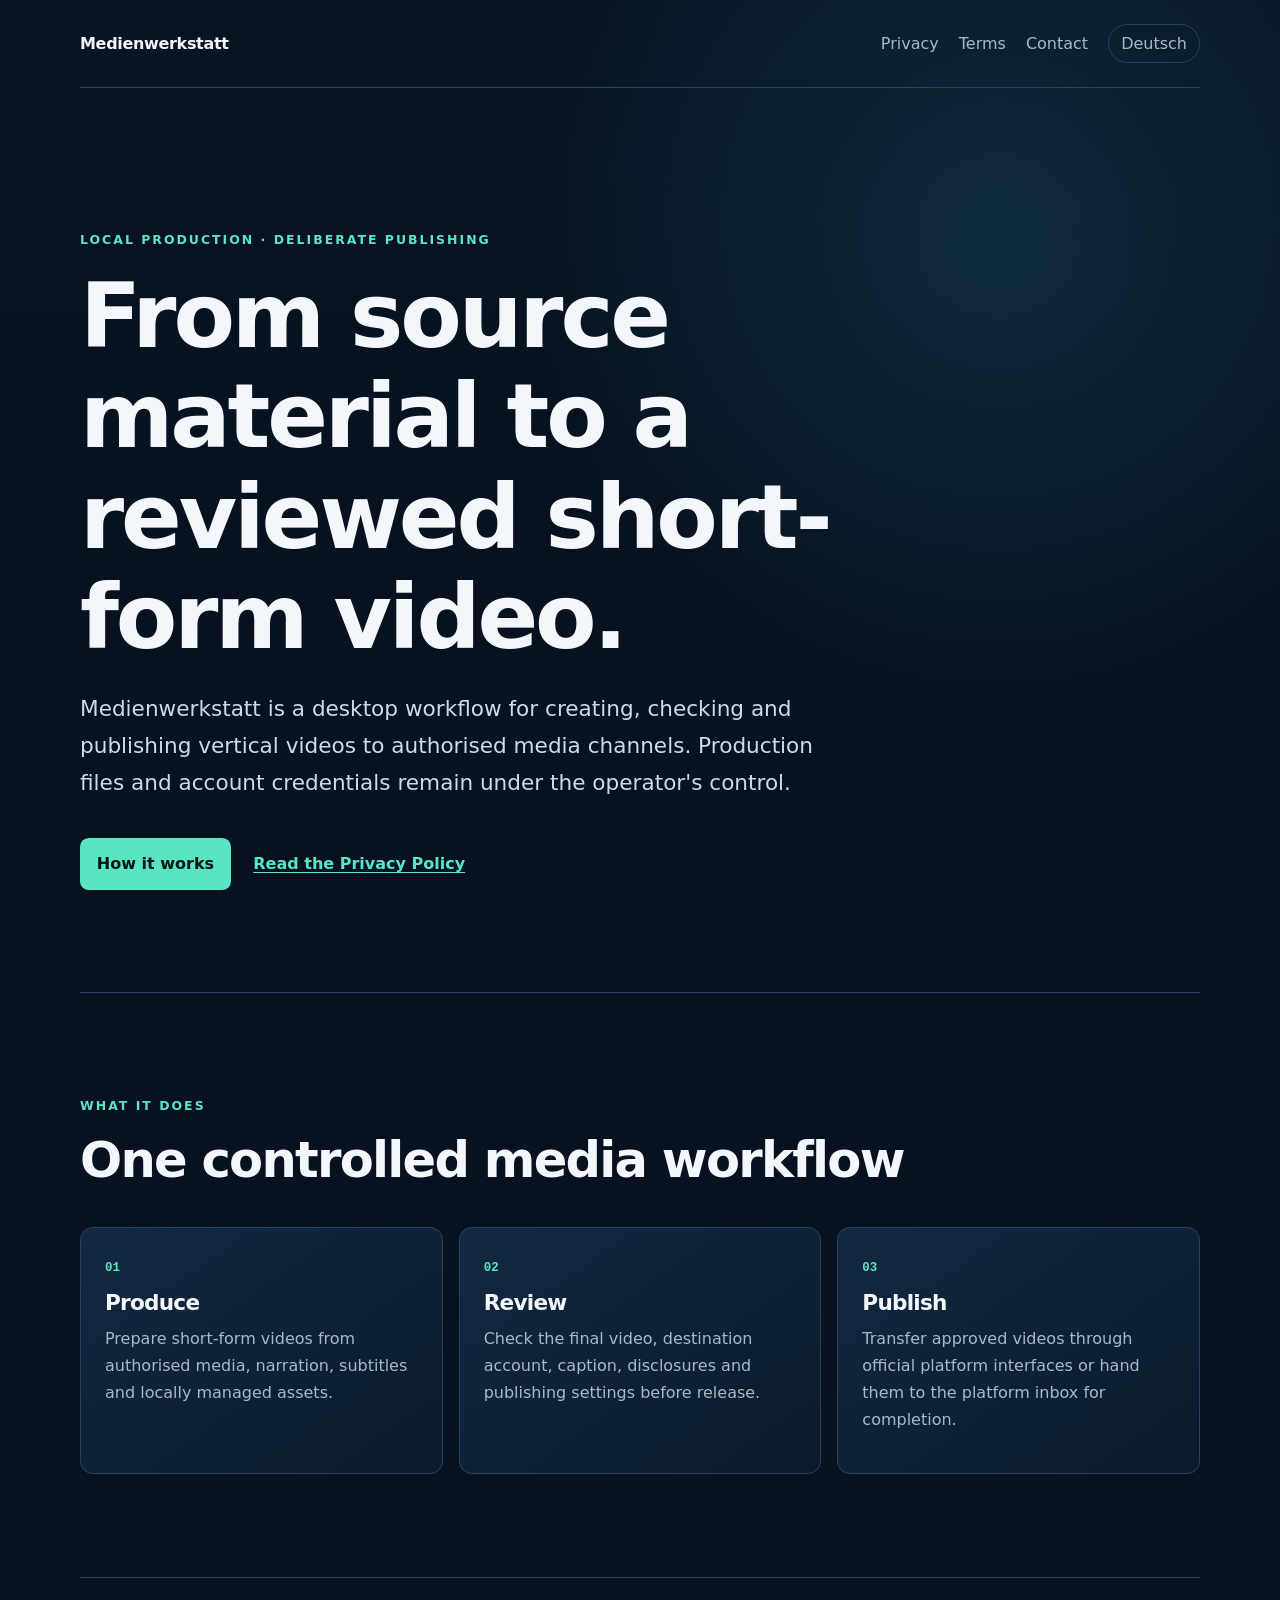
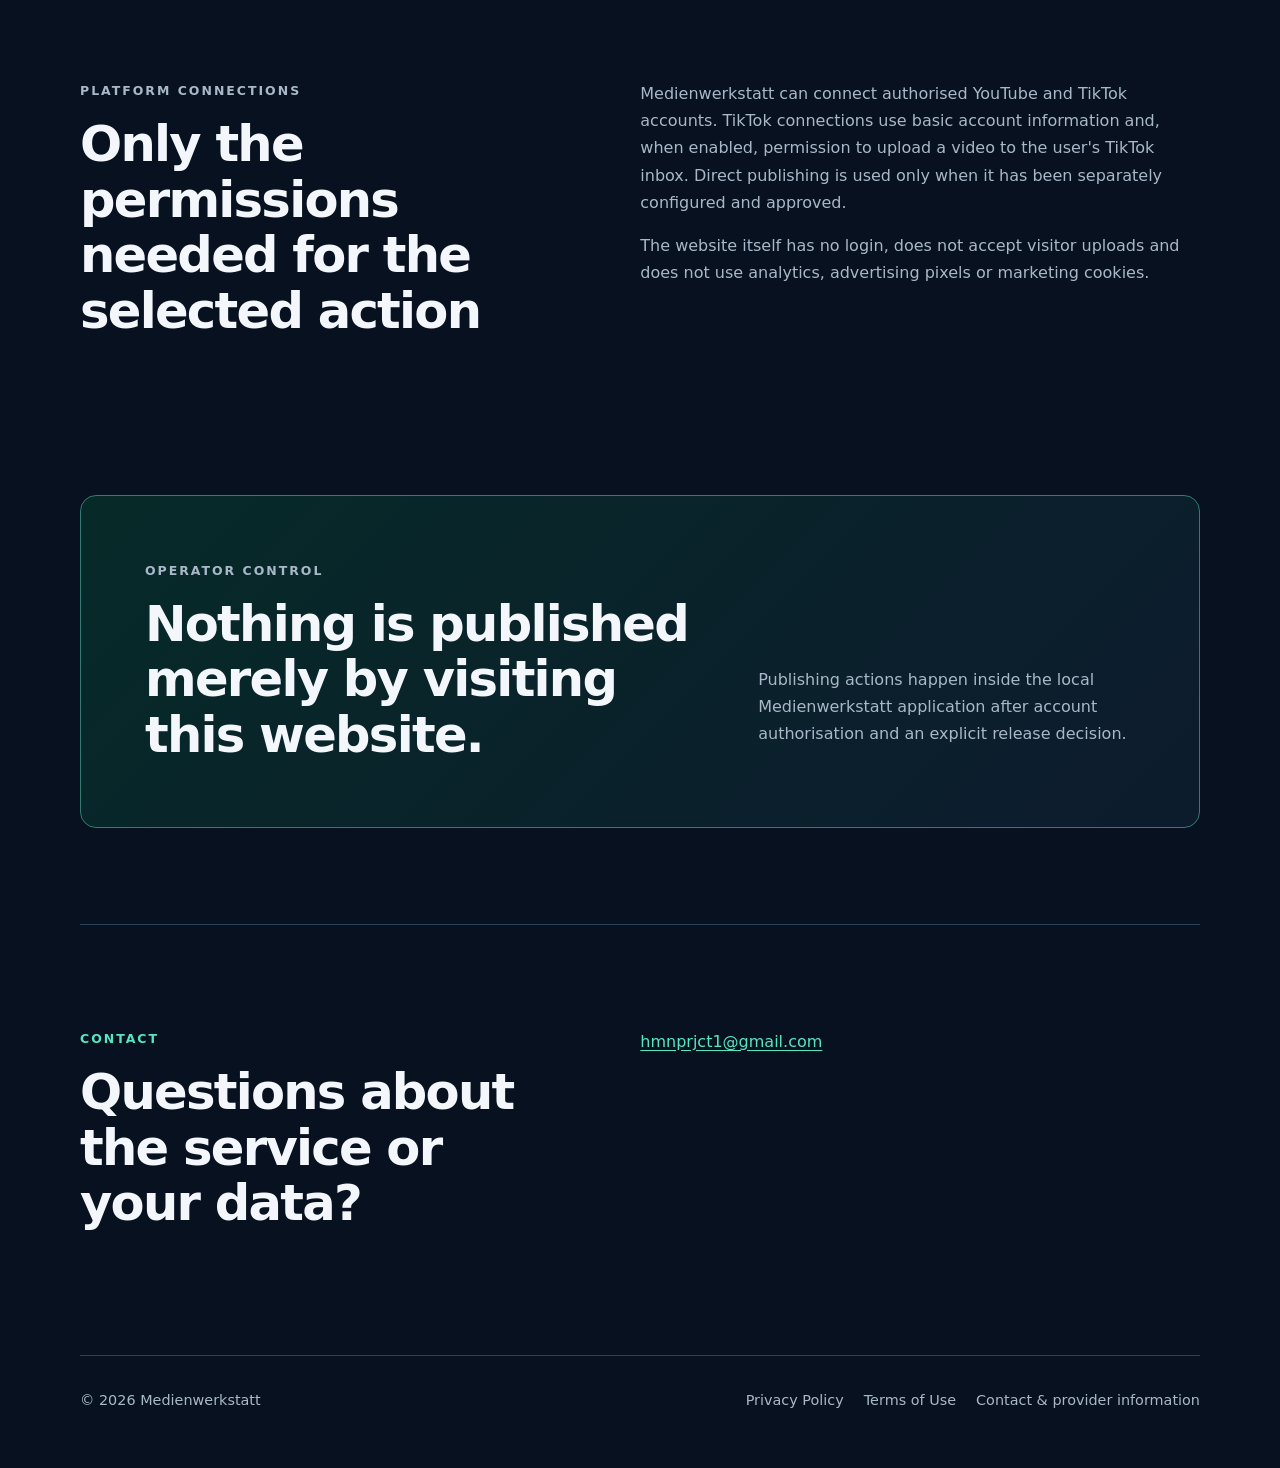
<file: index.html>
<!doctype html>
<html lang="en">
<head>
  <meta charset="utf-8">
  <meta name="viewport" content="width=device-width, initial-scale=1">
  <meta name="description" content="Medienwerkstatt is a locally operated workflow for producing, reviewing and publishing short-form videos.">
  <title>Medienwerkstatt · Short-form video workflow</title>
  <link rel="stylesheet" href="style.css">
</head>
<body>
  <header class="site-header">
    <a class="brand" href="index.html">Medienwerkstatt</a>
    <nav aria-label="Legal and language navigation">
      <a href="privacy.html">Privacy</a>
      <a href="terms.html">Terms</a>
      <a href="imprint.html">Contact</a>
      <a class="language" href="de.html" lang="de">Deutsch</a>
    </nav>
  </header>

  <main>
    <section class="hero">
      <p class="eyebrow">Local production · deliberate publishing</p>
      <h1>From source material to a reviewed short-form video.</h1>
      <p class="lead">Medienwerkstatt is a desktop workflow for creating, checking and publishing vertical videos to authorised media channels. Production files and account credentials remain under the operator's control.</p>
      <div class="actions">
        <a class="button" href="#workflow">How it works</a>
        <a class="text-link" href="privacy.html">Read the Privacy Policy</a>
      </div>
    </section>

    <section class="section" aria-labelledby="capabilities-title">
      <div>
        <p class="eyebrow">What it does</p>
        <h2 id="capabilities-title">One controlled media workflow</h2>
      </div>
      <div class="cards">
        <article>
          <span class="step">01</span>
          <h3>Produce</h3>
          <p>Prepare short-form videos from authorised media, narration, subtitles and locally managed assets.</p>
        </article>
        <article>
          <span class="step">02</span>
          <h3>Review</h3>
          <p>Check the final video, destination account, caption, disclosures and publishing settings before release.</p>
        </article>
        <article>
          <span class="step">03</span>
          <h3>Publish</h3>
          <p>Transfer approved videos through official platform interfaces or hand them to the platform inbox for completion.</p>
        </article>
      </div>
    </section>

    <section class="section split" id="workflow">
      <div>
        <p class="eyebrow">Platform connections</p>
        <h2>Only the permissions needed for the selected action</h2>
      </div>
      <div>
        <p>Medienwerkstatt can connect authorised YouTube and TikTok accounts. TikTok connections use basic account information and, when enabled, permission to upload a video to the user's TikTok inbox. Direct publishing is used only when it has been separately configured and approved.</p>
        <p>The website itself has no login, does not accept visitor uploads and does not use analytics, advertising pixels or marketing cookies.</p>
      </div>
    </section>

    <section class="notice" aria-labelledby="control-title">
      <div>
        <p class="eyebrow">Operator control</p>
        <h2 id="control-title">Nothing is published merely by visiting this website.</h2>
      </div>
      <p>Publishing actions happen inside the local Medienwerkstatt application after account authorisation and an explicit release decision.</p>
    </section>

    <section class="section compact" aria-labelledby="contact-title">
      <div>
        <p class="eyebrow">Contact</p>
        <h2 id="contact-title">Questions about the service or your data?</h2>
      </div>
      <p><a href="mailto:hmnprjct1@gmail.com">hmnprjct1@gmail.com</a></p>
    </section>
  </main>

  <footer>
    <span>© 2026 Medienwerkstatt</span>
    <nav aria-label="Footer navigation">
      <a href="privacy.html">Privacy Policy</a>
      <a href="terms.html">Terms of Use</a>
      <a href="imprint.html">Contact &amp; provider information</a>
    </nav>
  </footer>
</body>
</html>
</file>
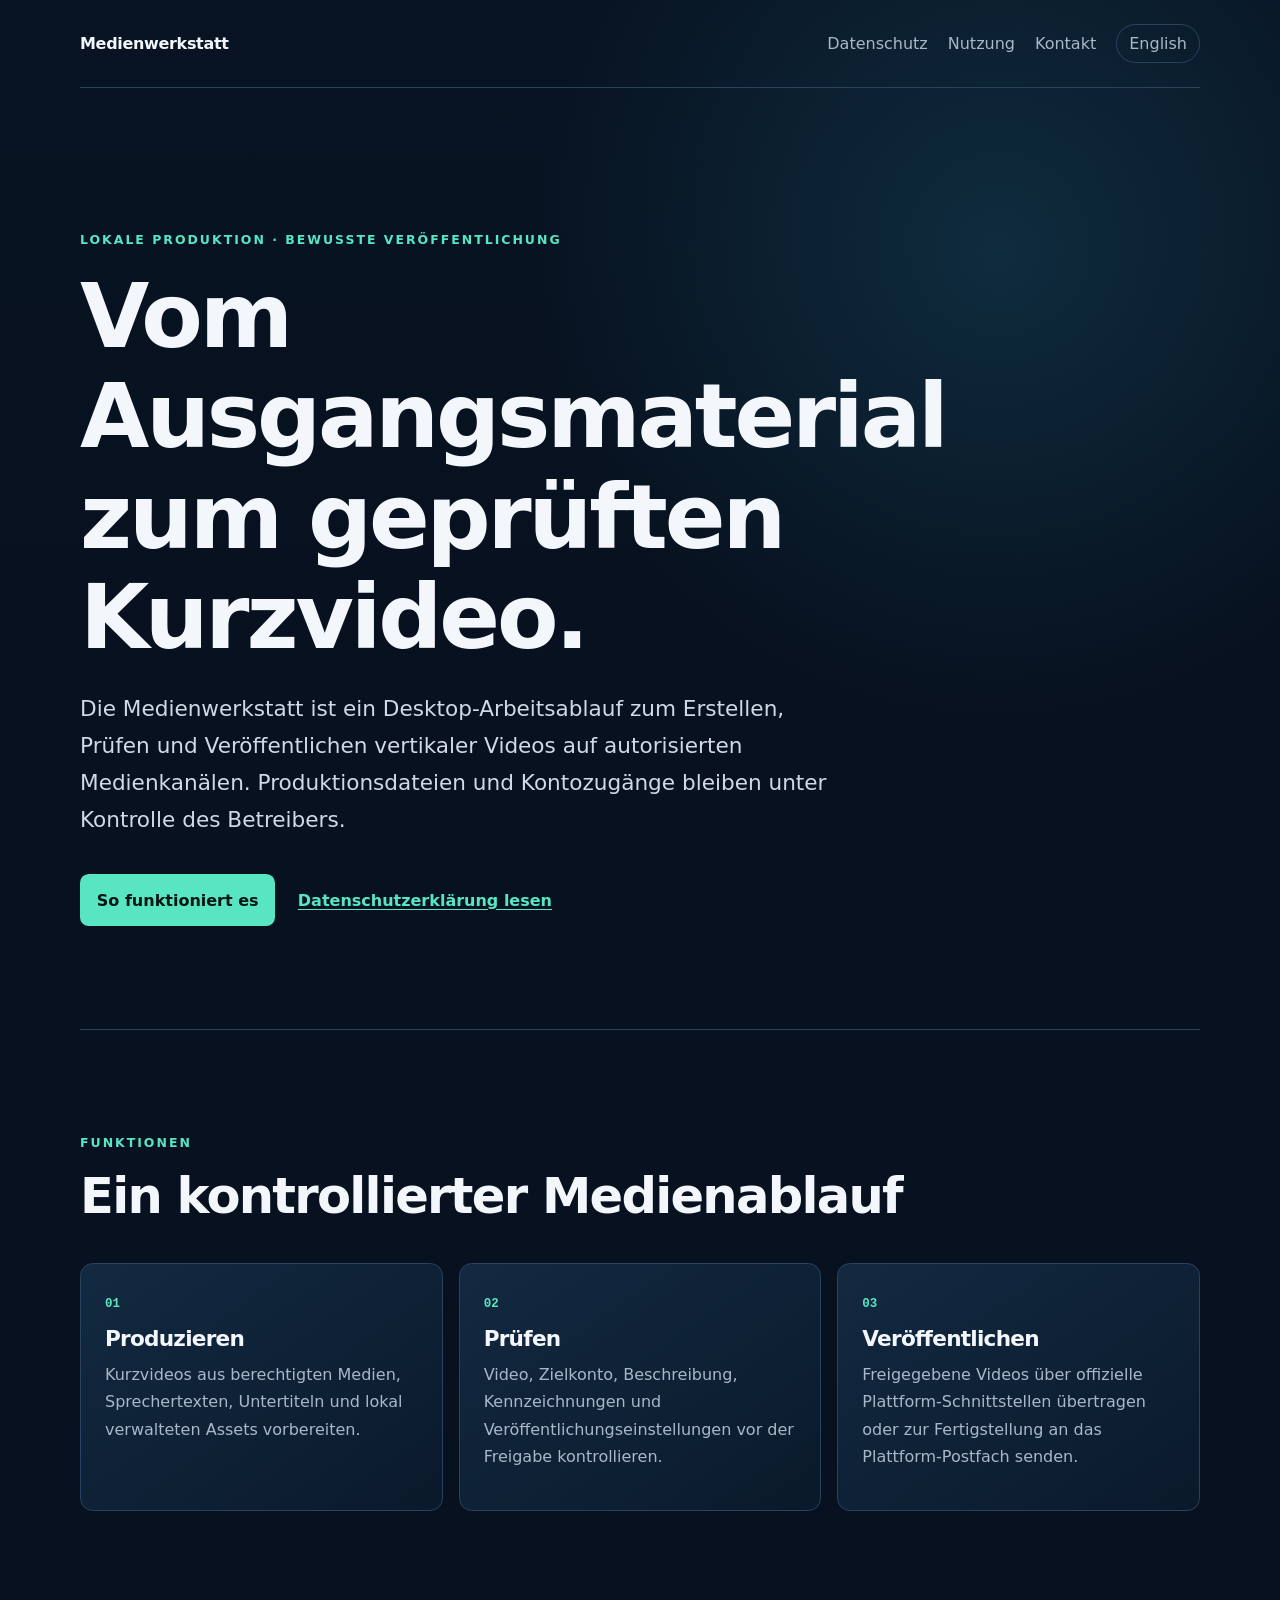
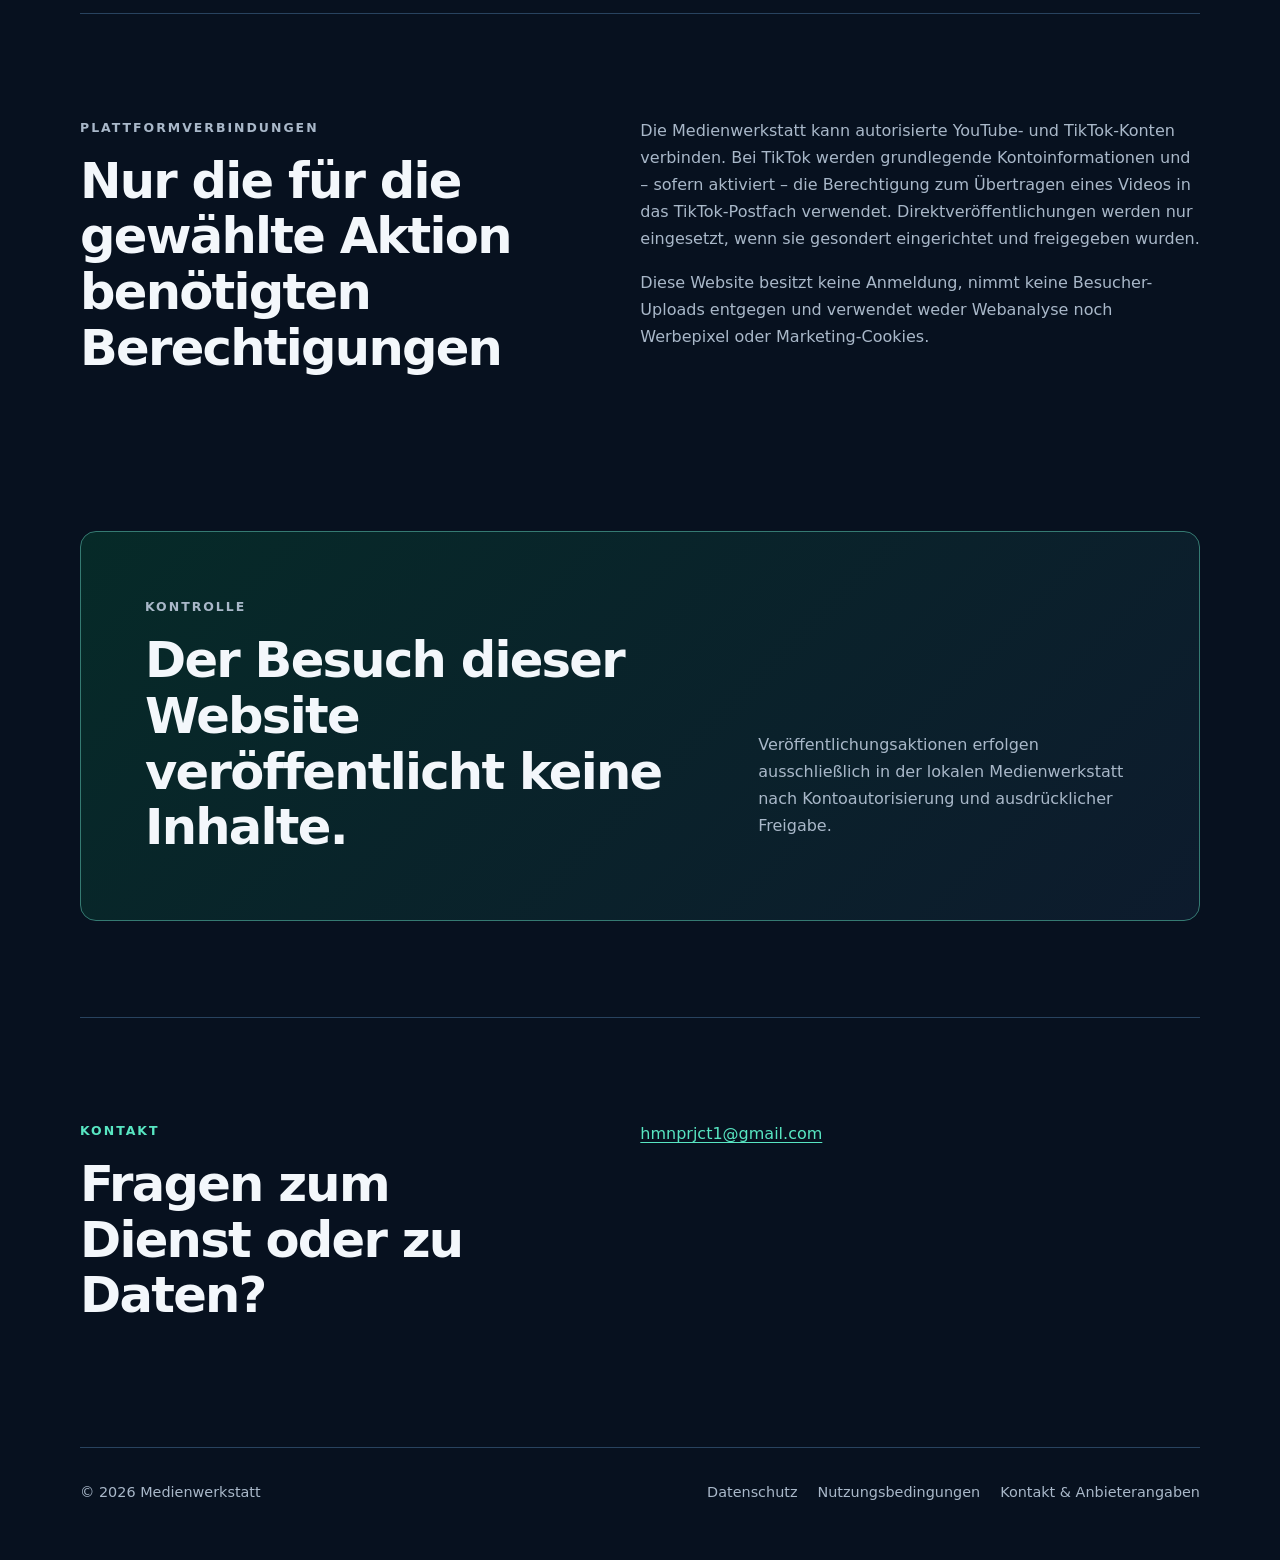
<file: de.html>
<!doctype html>
<html lang="de">
<head>
  <meta charset="utf-8">
  <meta name="viewport" content="width=device-width, initial-scale=1">
  <meta name="description" content="Die Medienwerkstatt ist ein lokal betriebener Arbeitsablauf zur Produktion, Prüfung und Veröffentlichung von Kurzvideos.">
  <title>Medienwerkstatt · Arbeitsablauf für Kurzvideos</title>
  <link rel="stylesheet" href="style.css">
</head>
<body>
  <header class="site-header">
    <a class="brand" href="de.html">Medienwerkstatt</a>
    <nav aria-label="Rechtliches und Sprache">
      <a href="privacy-de.html">Datenschutz</a>
      <a href="terms-de.html">Nutzung</a>
      <a href="imprint.html">Kontakt</a>
      <a class="language" href="index.html" lang="en">English</a>
    </nav>
  </header>

  <main>
    <section class="hero">
      <p class="eyebrow">Lokale Produktion · bewusste Veröffentlichung</p>
      <h1>Vom Ausgangsmaterial zum geprüften Kurzvideo.</h1>
      <p class="lead">Die Medienwerkstatt ist ein Desktop-Arbeitsablauf zum Erstellen, Prüfen und Veröffentlichen vertikaler Videos auf autorisierten Medienkanälen. Produktionsdateien und Kontozugänge bleiben unter Kontrolle des Betreibers.</p>
      <div class="actions">
        <a class="button" href="#ablauf">So funktioniert es</a>
        <a class="text-link" href="privacy-de.html">Datenschutzerklärung lesen</a>
      </div>
    </section>

    <section class="section" aria-labelledby="funktionen-title">
      <div>
        <p class="eyebrow">Funktionen</p>
        <h2 id="funktionen-title">Ein kontrollierter Medienablauf</h2>
      </div>
      <div class="cards">
        <article><span class="step">01</span><h3>Produzieren</h3><p>Kurzvideos aus berechtigten Medien, Sprechertexten, Untertiteln und lokal verwalteten Assets vorbereiten.</p></article>
        <article><span class="step">02</span><h3>Prüfen</h3><p>Video, Zielkonto, Beschreibung, Kennzeichnungen und Veröffentlichungseinstellungen vor der Freigabe kontrollieren.</p></article>
        <article><span class="step">03</span><h3>Veröffentlichen</h3><p>Freigegebene Videos über offizielle Plattform-Schnittstellen übertragen oder zur Fertigstellung an das Plattform-Postfach senden.</p></article>
      </div>
    </section>

    <section class="section split" id="ablauf">
      <div><p class="eyebrow">Plattformverbindungen</p><h2>Nur die für die gewählte Aktion benötigten Berechtigungen</h2></div>
      <div>
        <p>Die Medienwerkstatt kann autorisierte YouTube- und TikTok-Konten verbinden. Bei TikTok werden grundlegende Kontoinformationen und – sofern aktiviert – die Berechtigung zum Übertragen eines Videos in das TikTok-Postfach verwendet. Direktveröffentlichungen werden nur eingesetzt, wenn sie gesondert eingerichtet und freigegeben wurden.</p>
        <p>Diese Website besitzt keine Anmeldung, nimmt keine Besucher-Uploads entgegen und verwendet weder Webanalyse noch Werbepixel oder Marketing-Cookies.</p>
      </div>
    </section>

    <section class="notice">
      <div><p class="eyebrow">Kontrolle</p><h2>Der Besuch dieser Website veröffentlicht keine Inhalte.</h2></div>
      <p>Veröffentlichungsaktionen erfolgen ausschließlich in der lokalen Medienwerkstatt nach Kontoautorisierung und ausdrücklicher Freigabe.</p>
    </section>

    <section class="section compact">
      <div><p class="eyebrow">Kontakt</p><h2>Fragen zum Dienst oder zu Daten?</h2></div>
      <p><a href="mailto:hmnprjct1@gmail.com">hmnprjct1@gmail.com</a></p>
    </section>
  </main>

  <footer>
    <span>© 2026 Medienwerkstatt</span>
    <nav aria-label="Fußnavigation"><a href="privacy-de.html">Datenschutz</a><a href="terms-de.html">Nutzungsbedingungen</a><a href="imprint.html">Kontakt &amp; Anbieterangaben</a></nav>
  </footer>
</body>
</html>
</file>
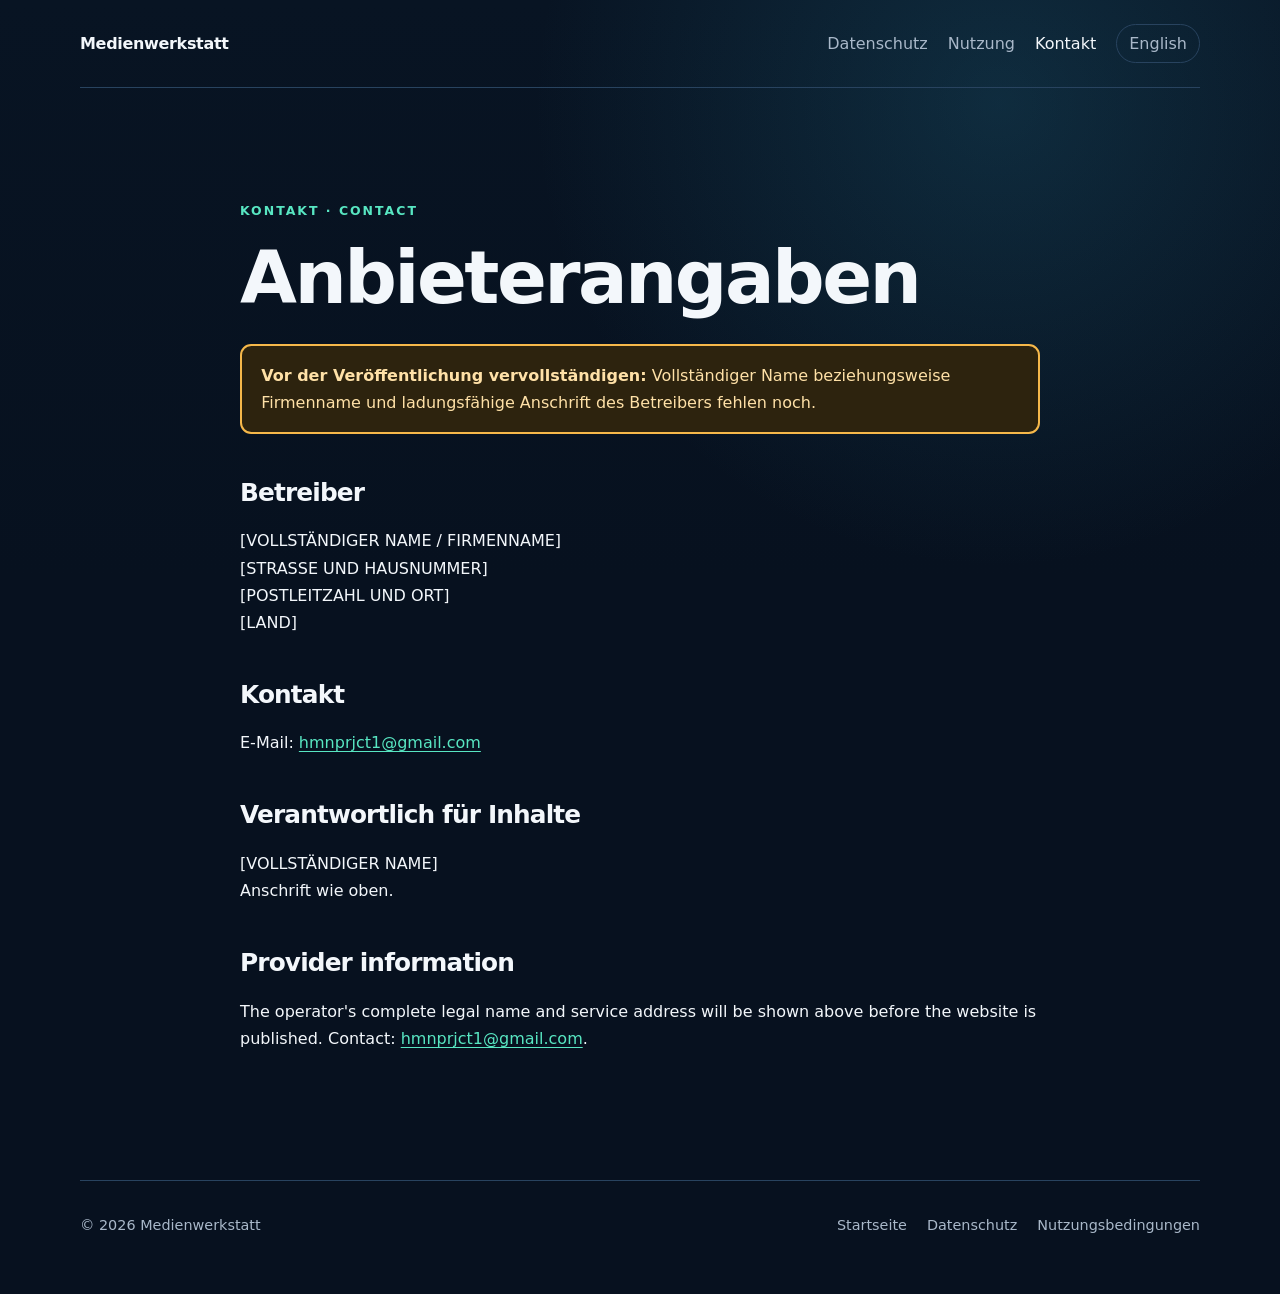
<file: imprint.html>
<!doctype html>
<html lang="de">
<head><meta charset="utf-8"><meta name="viewport" content="width=device-width, initial-scale=1"><meta name="robots" content="noindex"><meta name="description" content="Kontakt und Anbieterangaben der Medienwerkstatt."><title>Kontakt und Anbieterangaben · Medienwerkstatt</title><link rel="stylesheet" href="style.css"></head>
<body>
  <header class="site-header"><a class="brand" href="de.html">Medienwerkstatt</a><nav aria-label="Rechtliches und Sprache"><a href="privacy-de.html">Datenschutz</a><a href="terms-de.html">Nutzung</a><a aria-current="page" href="imprint.html">Kontakt</a><a class="language" href="index.html" lang="en">English</a></nav></header>
  <main class="legal">
    <p class="eyebrow">Kontakt · Contact</p><h1>Anbieterangaben</h1>
    <div class="placeholder"><strong>Vor der Veröffentlichung vervollständigen:</strong> Vollständiger Name beziehungsweise Firmenname und ladungsfähige Anschrift des Betreibers fehlen noch.</div>
    <h2>Betreiber</h2><p>[VOLLSTÄNDIGER NAME / FIRMENNAME]<br>[STRASSE UND HAUSNUMMER]<br>[POSTLEITZAHL UND ORT]<br>[LAND]</p>
    <h2>Kontakt</h2><p>E-Mail: <a href="mailto:hmnprjct1@gmail.com">hmnprjct1@gmail.com</a></p>
    <h2>Verantwortlich für Inhalte</h2><p>[VOLLSTÄNDIGER NAME]<br>Anschrift wie oben.</p>
    <h2 lang="en">Provider information</h2><p lang="en">The operator's complete legal name and service address will be shown above before the website is published. Contact: <a href="mailto:hmnprjct1@gmail.com">hmnprjct1@gmail.com</a>.</p>
  </main>
  <footer><span>© 2026 Medienwerkstatt</span><nav aria-label="Fußnavigation"><a href="de.html">Startseite</a><a href="privacy-de.html">Datenschutz</a><a href="terms-de.html">Nutzungsbedingungen</a></nav></footer>
</body></html>
</file>
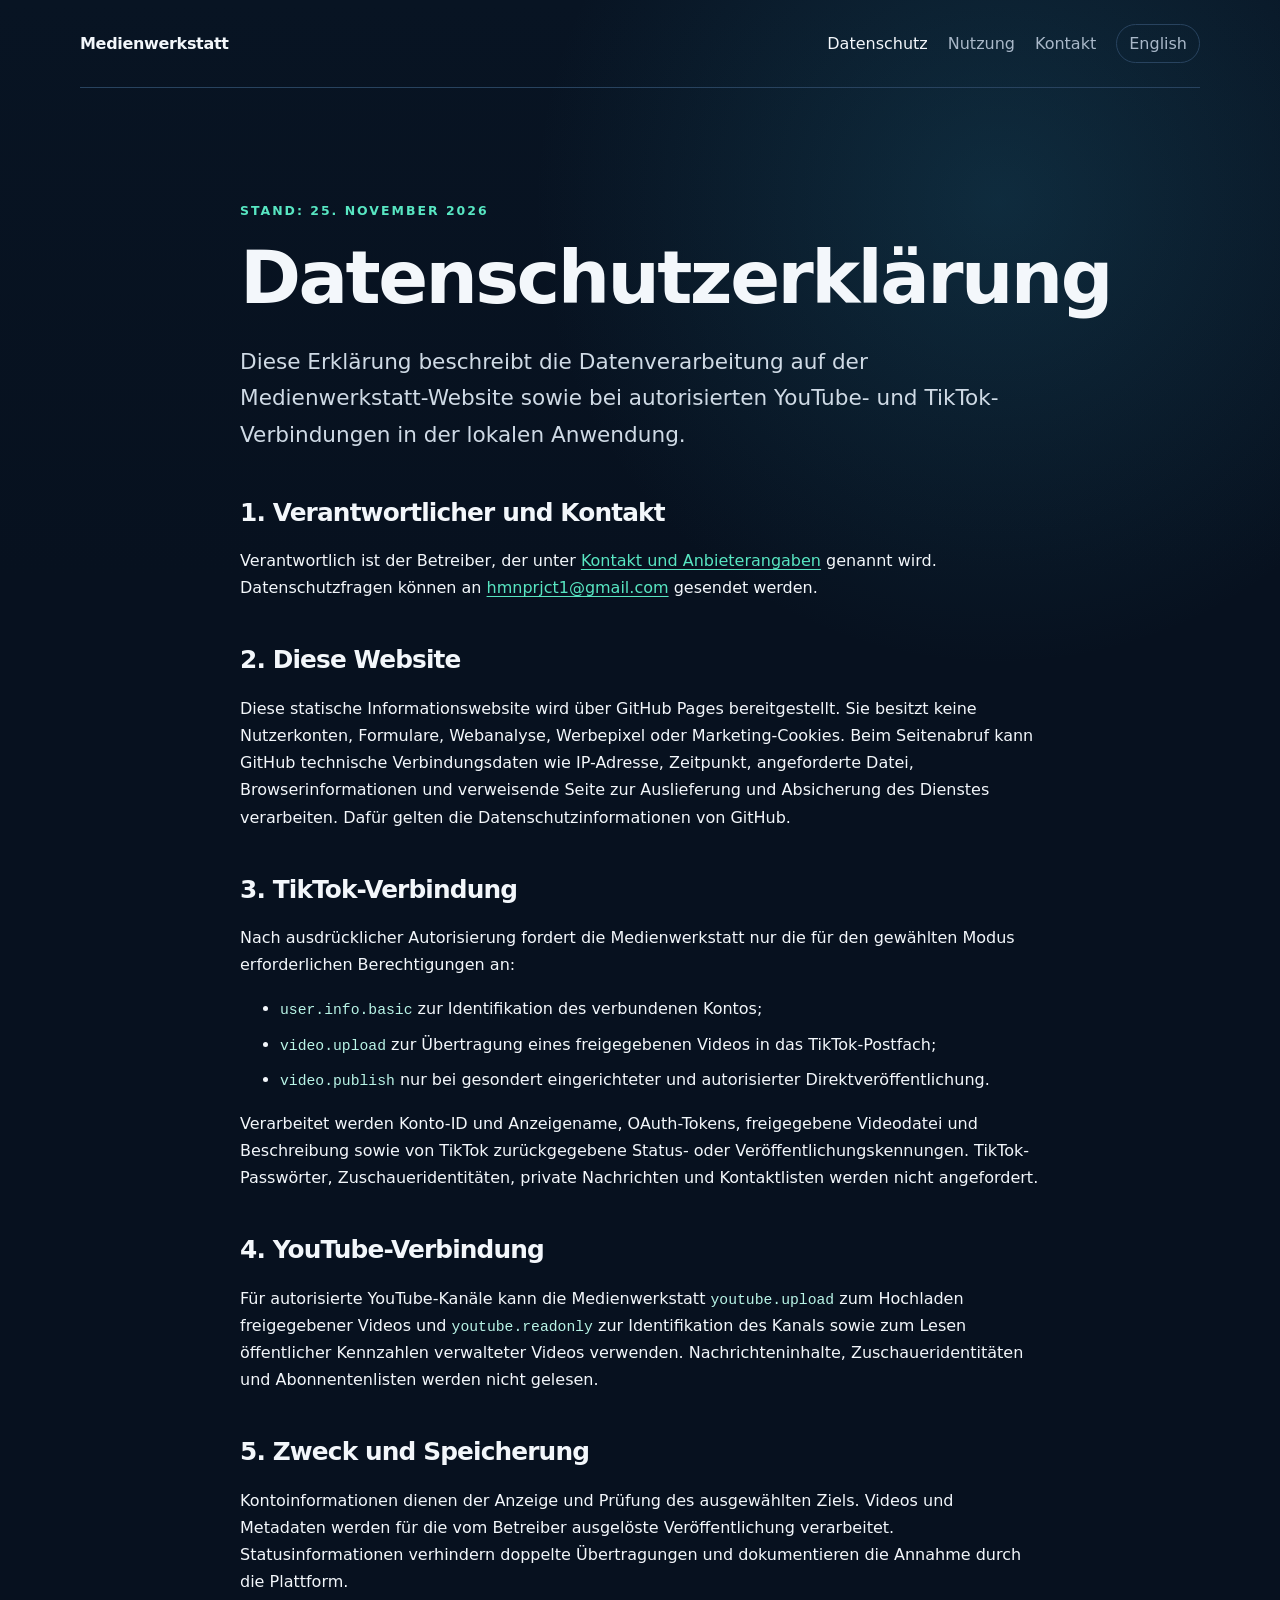
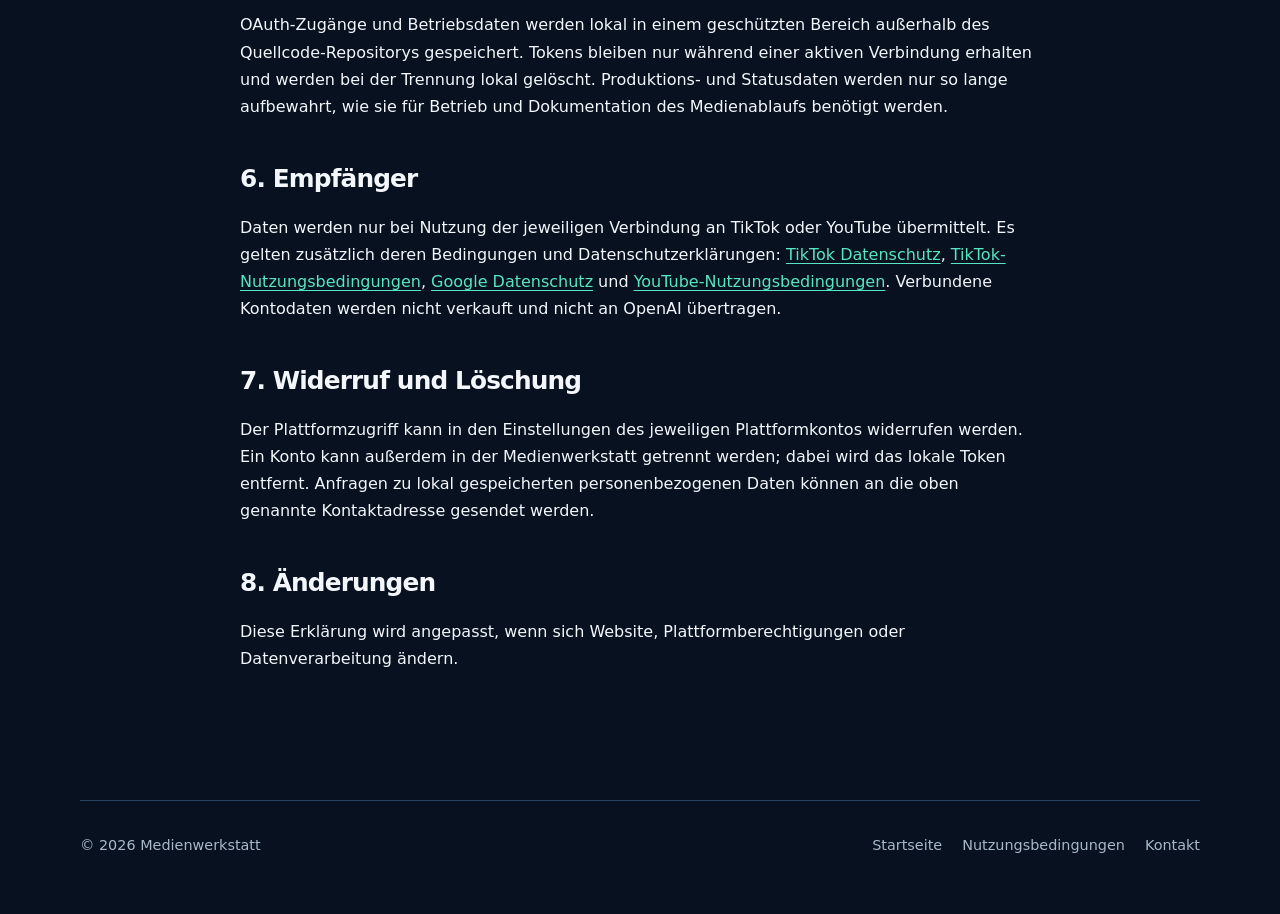
<file: privacy-de.html>
<!doctype html>
<html lang="de">
<head><meta charset="utf-8"><meta name="viewport" content="width=device-width, initial-scale=1"><meta name="description" content="Datenschutzerklärung der Medienwerkstatt und ihrer Plattformverbindungen."><title>Datenschutzerklärung · Medienwerkstatt</title><link rel="stylesheet" href="style.css"></head>
<body>
  <header class="site-header"><a class="brand" href="de.html">Medienwerkstatt</a><nav aria-label="Rechtliches und Sprache"><a aria-current="page" href="privacy-de.html">Datenschutz</a><a href="terms-de.html">Nutzung</a><a href="imprint.html">Kontakt</a><a class="language" href="privacy.html" lang="en">English</a></nav></header>
  <main class="legal">
    <p class="eyebrow">Stand: 25. November 2026</p><h1>Datenschutzerklärung</h1>
    <p class="lead">Diese Erklärung beschreibt die Datenverarbeitung auf der Medienwerkstatt-Website sowie bei autorisierten YouTube- und TikTok-Verbindungen in der lokalen Anwendung.</p>
    <h2>1. Verantwortlicher und Kontakt</h2><p>Verantwortlich ist der Betreiber, der unter <a href="imprint.html">Kontakt und Anbieterangaben</a> genannt wird. Datenschutzfragen können an <a href="mailto:hmnprjct1@gmail.com">hmnprjct1@gmail.com</a> gesendet werden.</p>
    <h2>2. Diese Website</h2><p>Diese statische Informationswebsite wird über GitHub Pages bereitgestellt. Sie besitzt keine Nutzerkonten, Formulare, Webanalyse, Werbepixel oder Marketing-Cookies. Beim Seitenabruf kann GitHub technische Verbindungsdaten wie IP-Adresse, Zeitpunkt, angeforderte Datei, Browserinformationen und verweisende Seite zur Auslieferung und Absicherung des Dienstes verarbeiten. Dafür gelten die Datenschutzinformationen von GitHub.</p>
    <h2>3. TikTok-Verbindung</h2><p>Nach ausdrücklicher Autorisierung fordert die Medienwerkstatt nur die für den gewählten Modus erforderlichen Berechtigungen an:</p>
    <ul><li><code>user.info.basic</code> zur Identifikation des verbundenen Kontos;</li><li><code>video.upload</code> zur Übertragung eines freigegebenen Videos in das TikTok-Postfach;</li><li><code>video.publish</code> nur bei gesondert eingerichteter und autorisierter Direktveröffentlichung.</li></ul>
    <p>Verarbeitet werden Konto-ID und Anzeigename, OAuth-Tokens, freigegebene Videodatei und Beschreibung sowie von TikTok zurückgegebene Status- oder Veröffentlichungskennungen. TikTok-Passwörter, Zuschaueridentitäten, private Nachrichten und Kontaktlisten werden nicht angefordert.</p>
    <h2>4. YouTube-Verbindung</h2><p>Für autorisierte YouTube-Kanäle kann die Medienwerkstatt <code>youtube.upload</code> zum Hochladen freigegebener Videos und <code>youtube.readonly</code> zur Identifikation des Kanals sowie zum Lesen öffentlicher Kennzahlen verwalteter Videos verwenden. Nachrichteninhalte, Zuschaueridentitäten und Abonnentenlisten werden nicht gelesen.</p>
    <h2>5. Zweck und Speicherung</h2><p>Kontoinformationen dienen der Anzeige und Prüfung des ausgewählten Ziels. Videos und Metadaten werden für die vom Betreiber ausgelöste Veröffentlichung verarbeitet. Statusinformationen verhindern doppelte Übertragungen und dokumentieren die Annahme durch die Plattform.</p><p>OAuth-Zugänge und Betriebsdaten werden lokal in einem geschützten Bereich außerhalb des Quellcode-Repositorys gespeichert. Tokens bleiben nur während einer aktiven Verbindung erhalten und werden bei der Trennung lokal gelöscht. Produktions- und Statusdaten werden nur so lange aufbewahrt, wie sie für Betrieb und Dokumentation des Medienablaufs benötigt werden.</p>
    <h2>6. Empfänger</h2><p>Daten werden nur bei Nutzung der jeweiligen Verbindung an TikTok oder YouTube übermittelt. Es gelten zusätzlich deren Bedingungen und Datenschutzerklärungen: <a href="https://www.tiktok.com/legal/page/eea/privacy-policy/de">TikTok Datenschutz</a>, <a href="https://www.tiktok.com/legal/page/eea/terms-of-service/de">TikTok-Nutzungsbedingungen</a>, <a href="https://policies.google.com/privacy?hl=de">Google Datenschutz</a> und <a href="https://www.youtube.com/t/terms">YouTube-Nutzungsbedingungen</a>. Verbundene Kontodaten werden nicht verkauft und nicht an OpenAI übertragen.</p>
    <h2>7. Widerruf und Löschung</h2><p>Der Plattformzugriff kann in den Einstellungen des jeweiligen Plattformkontos widerrufen werden. Ein Konto kann außerdem in der Medienwerkstatt getrennt werden; dabei wird das lokale Token entfernt. Anfragen zu lokal gespeicherten personenbezogenen Daten können an die oben genannte Kontaktadresse gesendet werden.</p>
    <h2>8. Änderungen</h2><p>Diese Erklärung wird angepasst, wenn sich Website, Plattformberechtigungen oder Datenverarbeitung ändern.</p>
  </main>
  <footer><span>© 2026 Medienwerkstatt</span><nav aria-label="Fußnavigation"><a href="de.html">Startseite</a><a href="terms-de.html">Nutzungsbedingungen</a><a href="imprint.html">Kontakt</a></nav></footer>
</body></html>
</file>
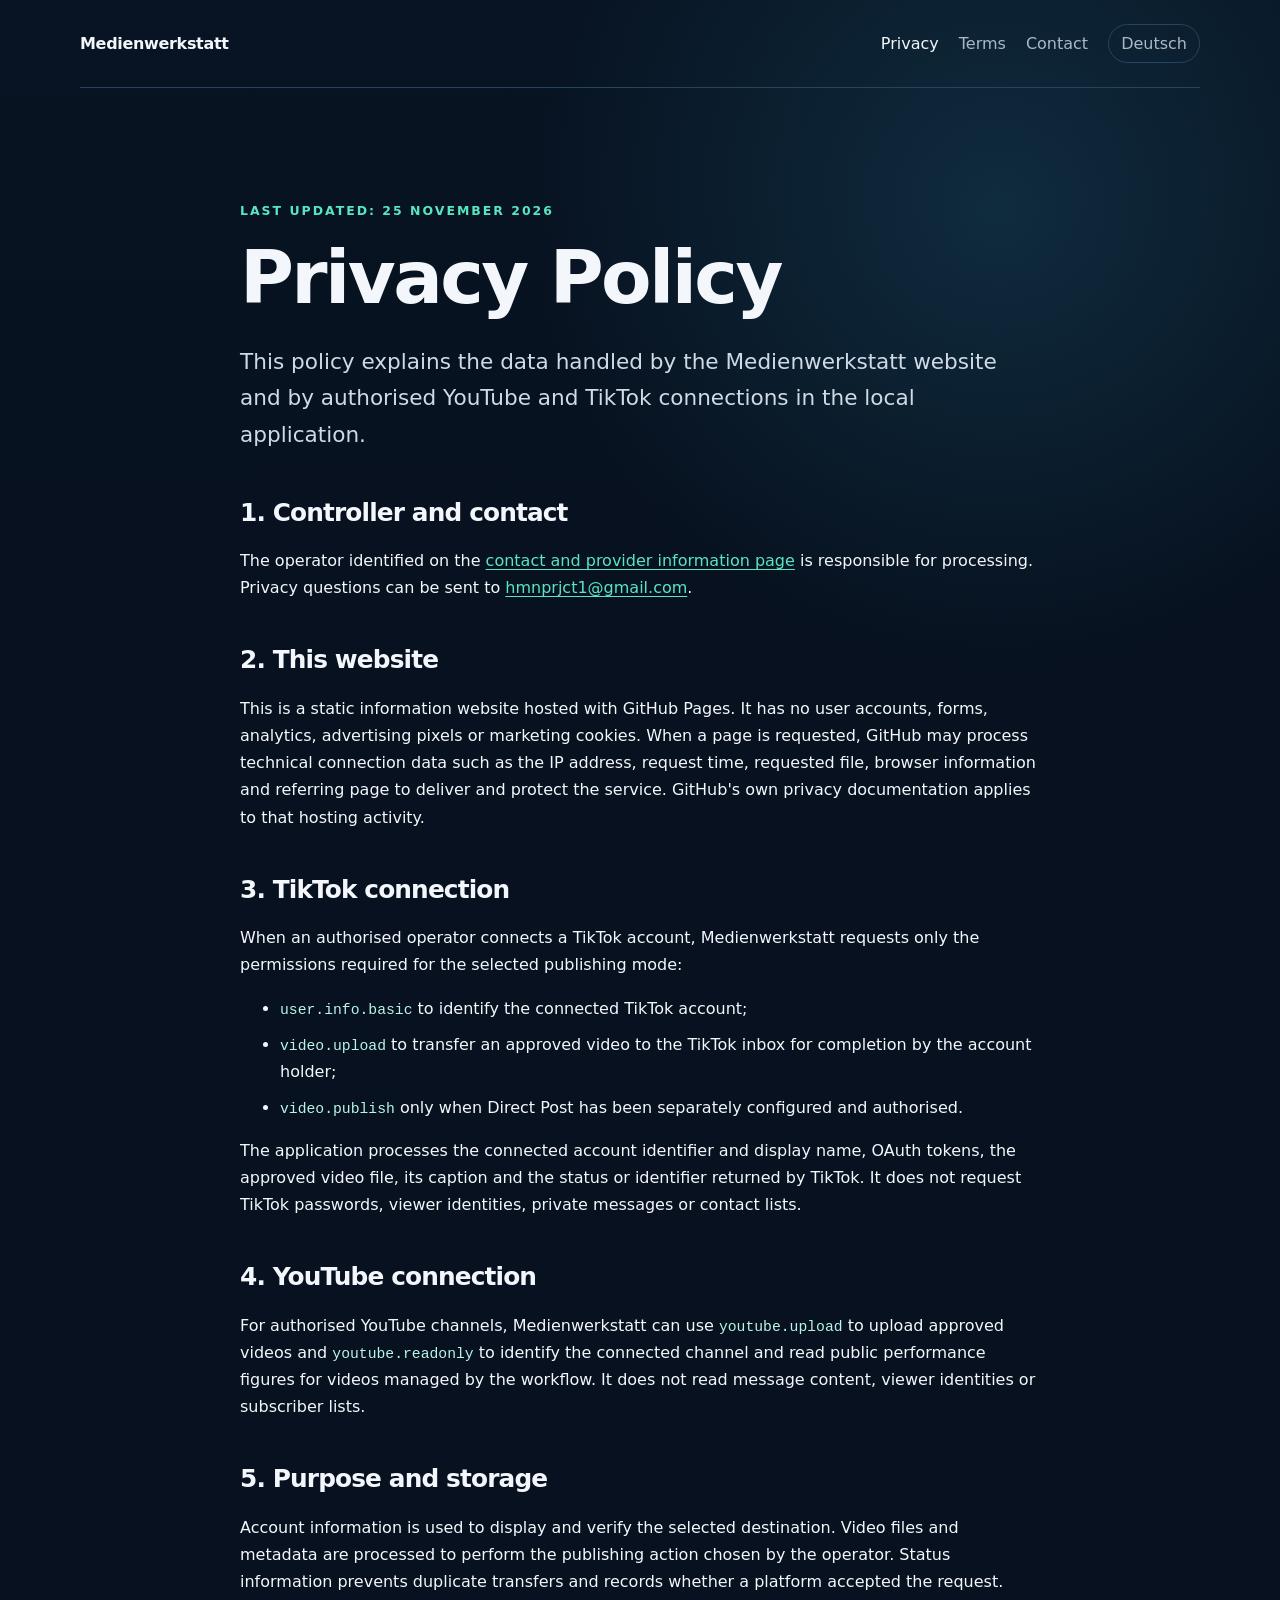
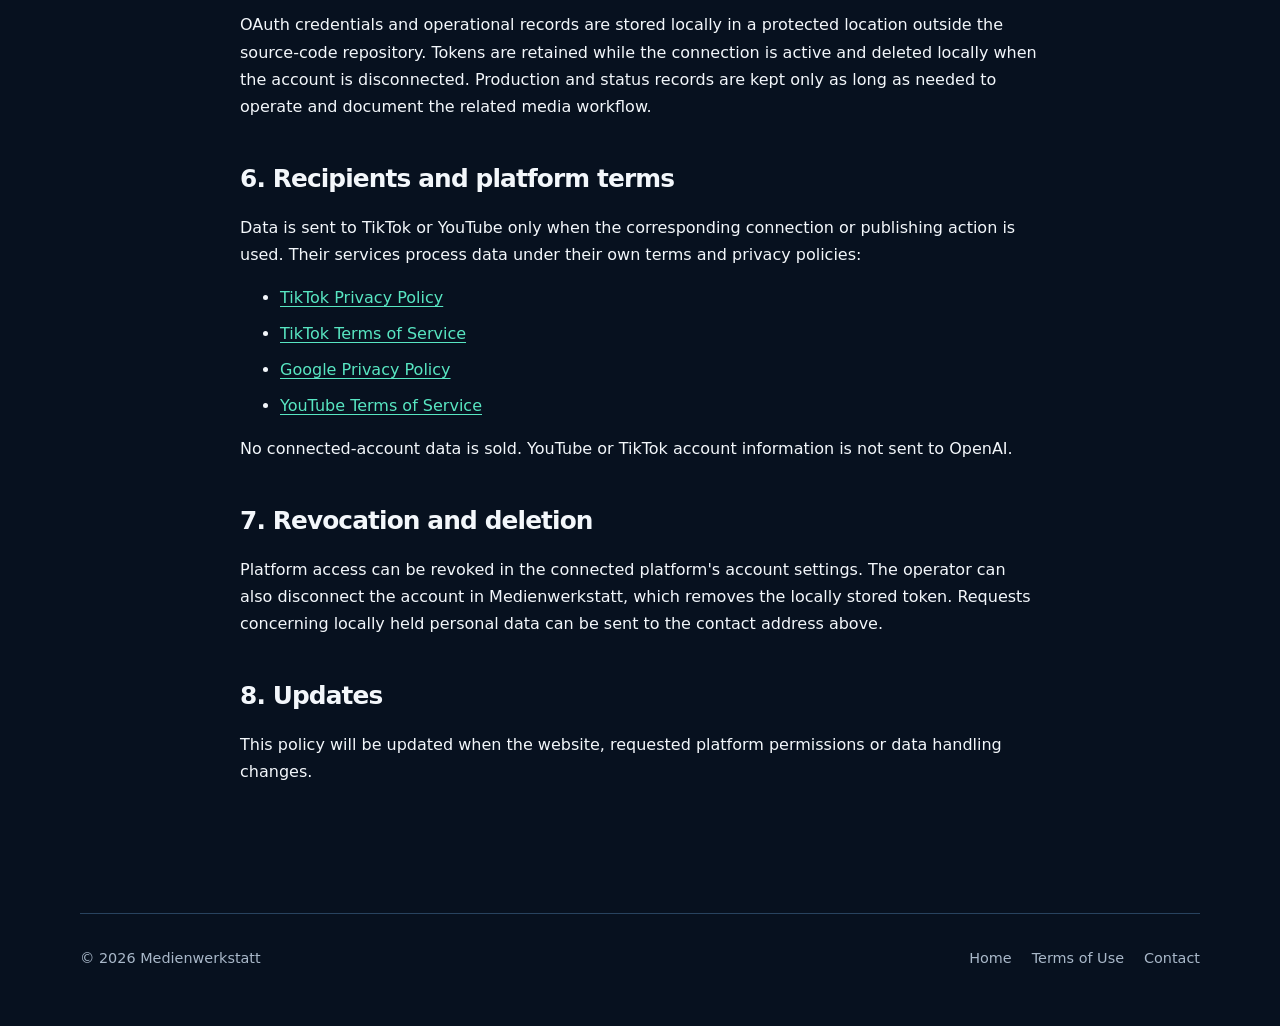
<file: privacy.html>
<!doctype html>
<html lang="en">
<head>
  <meta charset="utf-8"><meta name="viewport" content="width=device-width, initial-scale=1">
  <meta name="description" content="Privacy Policy for Medienwerkstatt and its platform connections.">
  <title>Privacy Policy · Medienwerkstatt</title><link rel="stylesheet" href="style.css">
</head>
<body>
  <header class="site-header"><a class="brand" href="index.html">Medienwerkstatt</a><nav aria-label="Legal and language navigation"><a aria-current="page" href="privacy.html">Privacy</a><a href="terms.html">Terms</a><a href="imprint.html">Contact</a><a class="language" href="privacy-de.html" lang="de">Deutsch</a></nav></header>
  <main class="legal">
    <p class="eyebrow">Last updated: 25 November 2026</p>
    <h1>Privacy Policy</h1>
    <p class="lead">This policy explains the data handled by the Medienwerkstatt website and by authorised YouTube and TikTok connections in the local application.</p>

    <h2>1. Controller and contact</h2>
    <p>The operator identified on the <a href="imprint.html">contact and provider information page</a> is responsible for processing. Privacy questions can be sent to <a href="mailto:hmnprjct1@gmail.com">hmnprjct1@gmail.com</a>.</p>

    <h2>2. This website</h2>
    <p>This is a static information website hosted with GitHub Pages. It has no user accounts, forms, analytics, advertising pixels or marketing cookies. When a page is requested, GitHub may process technical connection data such as the IP address, request time, requested file, browser information and referring page to deliver and protect the service. GitHub's own privacy documentation applies to that hosting activity.</p>

    <h2>3. TikTok connection</h2>
    <p>When an authorised operator connects a TikTok account, Medienwerkstatt requests only the permissions required for the selected publishing mode:</p>
    <ul>
      <li><code>user.info.basic</code> to identify the connected TikTok account;</li>
      <li><code>video.upload</code> to transfer an approved video to the TikTok inbox for completion by the account holder;</li>
      <li><code>video.publish</code> only when Direct Post has been separately configured and authorised.</li>
    </ul>
    <p>The application processes the connected account identifier and display name, OAuth tokens, the approved video file, its caption and the status or identifier returned by TikTok. It does not request TikTok passwords, viewer identities, private messages or contact lists.</p>

    <h2>4. YouTube connection</h2>
    <p>For authorised YouTube channels, Medienwerkstatt can use <code>youtube.upload</code> to upload approved videos and <code>youtube.readonly</code> to identify the connected channel and read public performance figures for videos managed by the workflow. It does not read message content, viewer identities or subscriber lists.</p>

    <h2>5. Purpose and storage</h2>
    <p>Account information is used to display and verify the selected destination. Video files and metadata are processed to perform the publishing action chosen by the operator. Status information prevents duplicate transfers and records whether a platform accepted the request.</p>
    <p>OAuth credentials and operational records are stored locally in a protected location outside the source-code repository. Tokens are retained while the connection is active and deleted locally when the account is disconnected. Production and status records are kept only as long as needed to operate and document the related media workflow.</p>

    <h2>6. Recipients and platform terms</h2>
    <p>Data is sent to TikTok or YouTube only when the corresponding connection or publishing action is used. Their services process data under their own terms and privacy policies:</p>
    <ul>
      <li><a href="https://www.tiktok.com/legal/page/eea/privacy-policy/en">TikTok Privacy Policy</a></li>
      <li><a href="https://www.tiktok.com/legal/page/eea/terms-of-service/en">TikTok Terms of Service</a></li>
      <li><a href="https://policies.google.com/privacy">Google Privacy Policy</a></li>
      <li><a href="https://www.youtube.com/t/terms">YouTube Terms of Service</a></li>
    </ul>
    <p>No connected-account data is sold. YouTube or TikTok account information is not sent to OpenAI.</p>

    <h2>7. Revocation and deletion</h2>
    <p>Platform access can be revoked in the connected platform's account settings. The operator can also disconnect the account in Medienwerkstatt, which removes the locally stored token. Requests concerning locally held personal data can be sent to the contact address above.</p>

    <h2>8. Updates</h2>
    <p>This policy will be updated when the website, requested platform permissions or data handling changes.</p>
  </main>
  <footer><span>© 2026 Medienwerkstatt</span><nav aria-label="Footer navigation"><a href="index.html">Home</a><a href="terms.html">Terms of Use</a><a href="imprint.html">Contact</a></nav></footer>
</body>
</html>
</file>
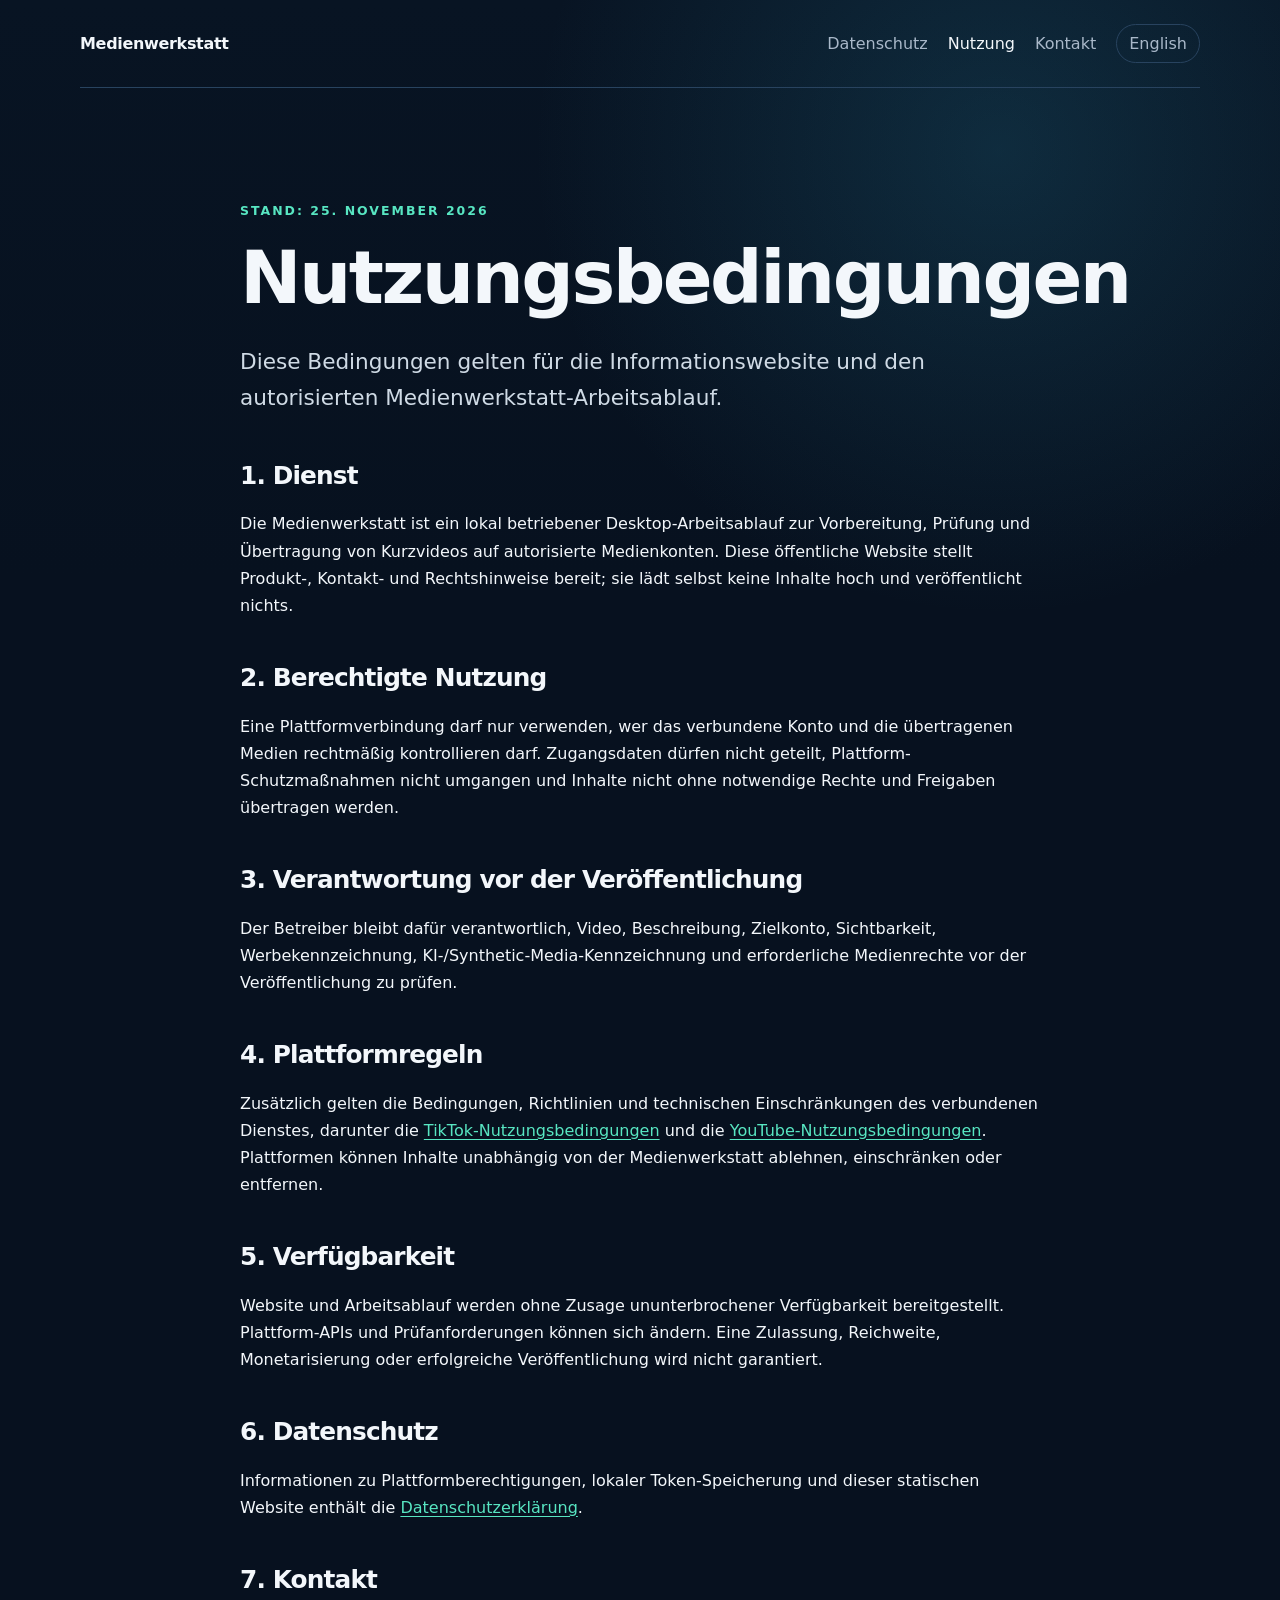
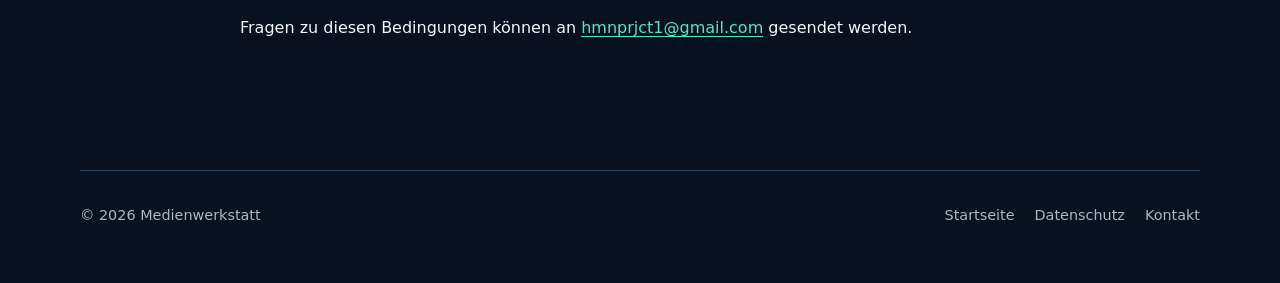
<file: terms-de.html>
<!doctype html>
<html lang="de">
<head><meta charset="utf-8"><meta name="viewport" content="width=device-width, initial-scale=1"><meta name="description" content="Nutzungsbedingungen für die Medienwerkstatt-Website und den lokalen Medienablauf."><title>Nutzungsbedingungen · Medienwerkstatt</title><link rel="stylesheet" href="style.css"></head>
<body>
  <header class="site-header"><a class="brand" href="de.html">Medienwerkstatt</a><nav aria-label="Rechtliches und Sprache"><a href="privacy-de.html">Datenschutz</a><a aria-current="page" href="terms-de.html">Nutzung</a><a href="imprint.html">Kontakt</a><a class="language" href="terms.html" lang="en">English</a></nav></header>
  <main class="legal">
    <p class="eyebrow">Stand: 25. November 2026</p><h1>Nutzungsbedingungen</h1>
    <p class="lead">Diese Bedingungen gelten für die Informationswebsite und den autorisierten Medienwerkstatt-Arbeitsablauf.</p>
    <h2>1. Dienst</h2><p>Die Medienwerkstatt ist ein lokal betriebener Desktop-Arbeitsablauf zur Vorbereitung, Prüfung und Übertragung von Kurzvideos auf autorisierte Medienkonten. Diese öffentliche Website stellt Produkt-, Kontakt- und Rechtshinweise bereit; sie lädt selbst keine Inhalte hoch und veröffentlicht nichts.</p>
    <h2>2. Berechtigte Nutzung</h2><p>Eine Plattformverbindung darf nur verwenden, wer das verbundene Konto und die übertragenen Medien rechtmäßig kontrollieren darf. Zugangsdaten dürfen nicht geteilt, Plattform-Schutzmaßnahmen nicht umgangen und Inhalte nicht ohne notwendige Rechte und Freigaben übertragen werden.</p>
    <h2>3. Verantwortung vor der Veröffentlichung</h2><p>Der Betreiber bleibt dafür verantwortlich, Video, Beschreibung, Zielkonto, Sichtbarkeit, Werbekennzeichnung, KI-/Synthetic-Media-Kennzeichnung und erforderliche Medienrechte vor der Veröffentlichung zu prüfen.</p>
    <h2>4. Plattformregeln</h2><p>Zusätzlich gelten die Bedingungen, Richtlinien und technischen Einschränkungen des verbundenen Dienstes, darunter die <a href="https://www.tiktok.com/legal/page/eea/terms-of-service/de">TikTok-Nutzungsbedingungen</a> und die <a href="https://www.youtube.com/t/terms">YouTube-Nutzungsbedingungen</a>. Plattformen können Inhalte unabhängig von der Medienwerkstatt ablehnen, einschränken oder entfernen.</p>
    <h2>5. Verfügbarkeit</h2><p>Website und Arbeitsablauf werden ohne Zusage ununterbrochener Verfügbarkeit bereitgestellt. Plattform-APIs und Prüfanforderungen können sich ändern. Eine Zulassung, Reichweite, Monetarisierung oder erfolgreiche Veröffentlichung wird nicht garantiert.</p>
    <h2>6. Datenschutz</h2><p>Informationen zu Plattformberechtigungen, lokaler Token-Speicherung und dieser statischen Website enthält die <a href="privacy-de.html">Datenschutzerklärung</a>.</p>
    <h2>7. Kontakt</h2><p>Fragen zu diesen Bedingungen können an <a href="mailto:hmnprjct1@gmail.com">hmnprjct1@gmail.com</a> gesendet werden.</p>
  </main>
  <footer><span>© 2026 Medienwerkstatt</span><nav aria-label="Fußnavigation"><a href="de.html">Startseite</a><a href="privacy-de.html">Datenschutz</a><a href="imprint.html">Kontakt</a></nav></footer>
</body></html>
</file>
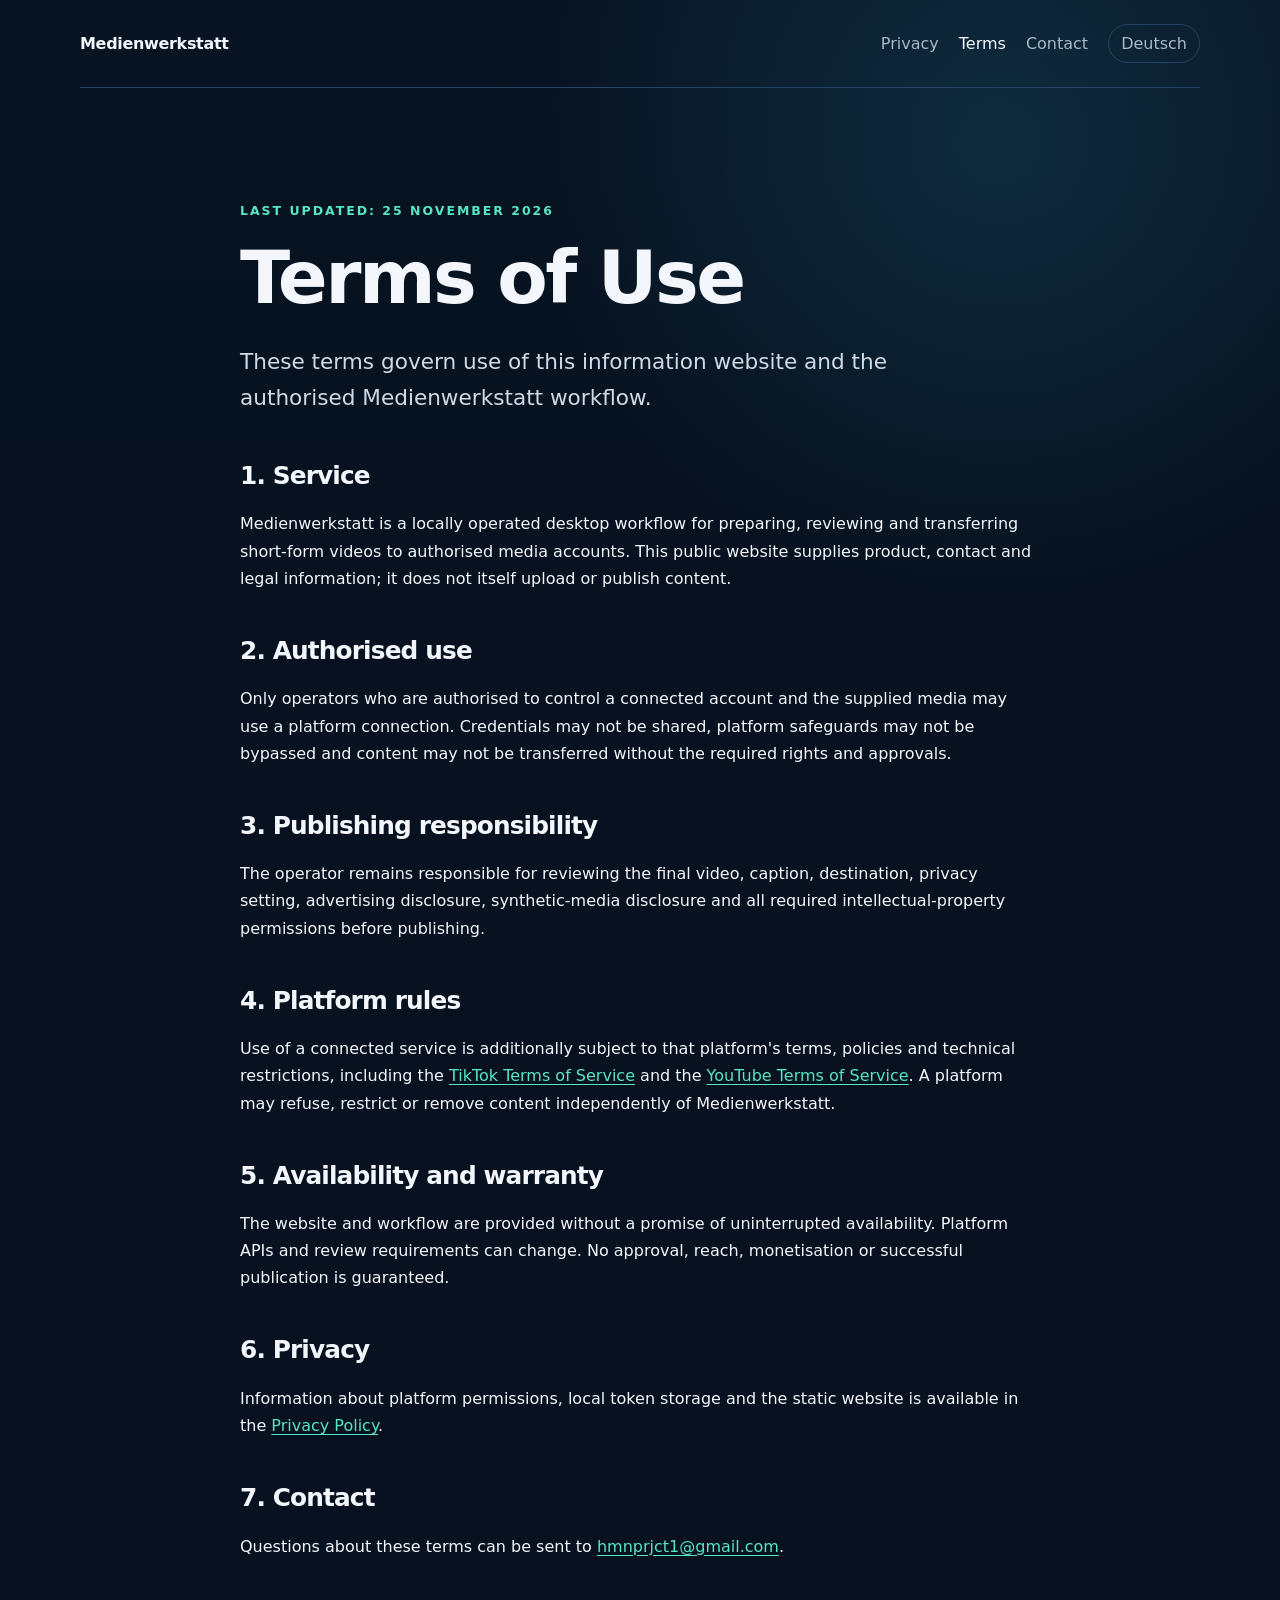
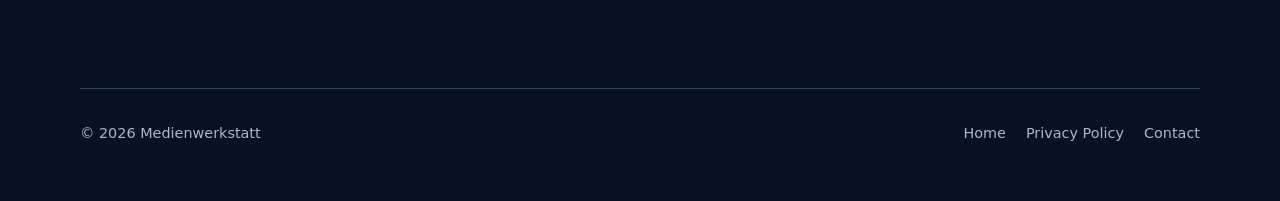
<file: terms.html>
<!doctype html>
<html lang="en">
<head>
  <meta charset="utf-8"><meta name="viewport" content="width=device-width, initial-scale=1">
  <meta name="description" content="Terms of Use for the Medienwerkstatt website and local media workflow.">
  <title>Terms of Use · Medienwerkstatt</title><link rel="stylesheet" href="style.css">
</head>
<body>
  <header class="site-header"><a class="brand" href="index.html">Medienwerkstatt</a><nav aria-label="Legal and language navigation"><a href="privacy.html">Privacy</a><a aria-current="page" href="terms.html">Terms</a><a href="imprint.html">Contact</a><a class="language" href="terms-de.html" lang="de">Deutsch</a></nav></header>
  <main class="legal">
    <p class="eyebrow">Last updated: 25 November 2026</p>
    <h1>Terms of Use</h1>
    <p class="lead">These terms govern use of this information website and the authorised Medienwerkstatt workflow.</p>
    <h2>1. Service</h2><p>Medienwerkstatt is a locally operated desktop workflow for preparing, reviewing and transferring short-form videos to authorised media accounts. This public website supplies product, contact and legal information; it does not itself upload or publish content.</p>
    <h2>2. Authorised use</h2><p>Only operators who are authorised to control a connected account and the supplied media may use a platform connection. Credentials may not be shared, platform safeguards may not be bypassed and content may not be transferred without the required rights and approvals.</p>
    <h2>3. Publishing responsibility</h2><p>The operator remains responsible for reviewing the final video, caption, destination, privacy setting, advertising disclosure, synthetic-media disclosure and all required intellectual-property permissions before publishing.</p>
    <h2>4. Platform rules</h2><p>Use of a connected service is additionally subject to that platform's terms, policies and technical restrictions, including the <a href="https://www.tiktok.com/legal/page/eea/terms-of-service/en">TikTok Terms of Service</a> and the <a href="https://www.youtube.com/t/terms">YouTube Terms of Service</a>. A platform may refuse, restrict or remove content independently of Medienwerkstatt.</p>
    <h2>5. Availability and warranty</h2><p>The website and workflow are provided without a promise of uninterrupted availability. Platform APIs and review requirements can change. No approval, reach, monetisation or successful publication is guaranteed.</p>
    <h2>6. Privacy</h2><p>Information about platform permissions, local token storage and the static website is available in the <a href="privacy.html">Privacy Policy</a>.</p>
    <h2>7. Contact</h2><p>Questions about these terms can be sent to <a href="mailto:hmnprjct1@gmail.com">hmnprjct1@gmail.com</a>.</p>
  </main>
  <footer><span>© 2026 Medienwerkstatt</span><nav aria-label="Footer navigation"><a href="index.html">Home</a><a href="privacy.html">Privacy Policy</a><a href="imprint.html">Contact</a></nav></footer>
</body>
</html>
</file>
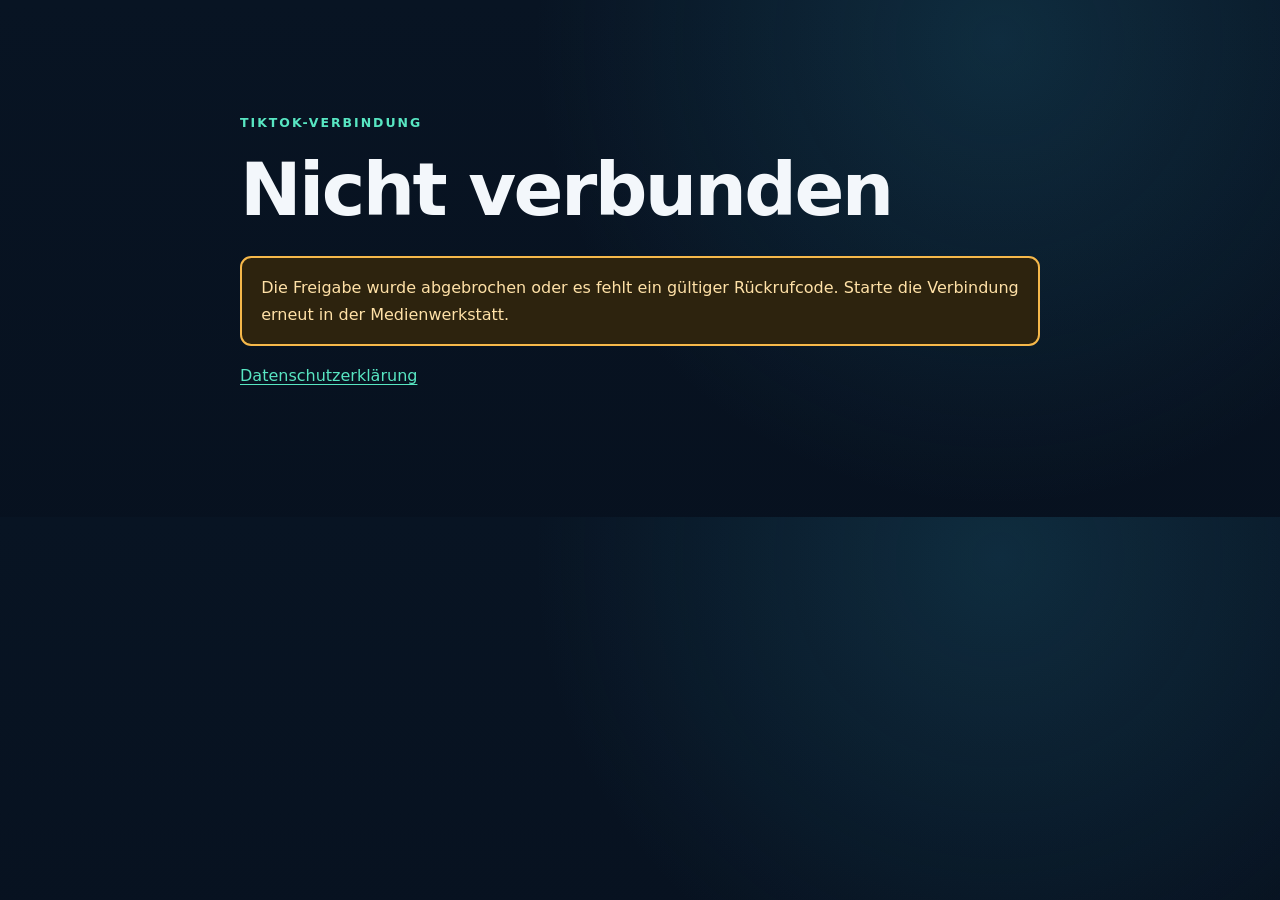
<file: tiktok/callback.html>
<!doctype html>
<html lang="de">
<head>
  <meta charset="utf-8"><meta name="viewport" content="width=device-width, initial-scale=1"><meta name="referrer" content="no-referrer"><meta name="robots" content="noindex">
  <title>TikTok-Verbindung · Medienwerkstatt</title><link rel="stylesheet" href="../style.css">
</head>
<body>
  <main class="legal">
    <p class="eyebrow">TikTok-Verbindung</p><h1 id="headline">Fast fertig</h1>
    <div id="ok" hidden><p class="lead">TikTok hat die Freigabe erteilt. Kopiere die vollständige Adresse und übergib sie direkt an die lokale Medienwerkstatt. Die Adresse ist nur kurz gültig und enthält kein TikTok-Passwort.</p><textarea id="address" readonly aria-label="Rückrufadresse"></textarea><p><button class="button" id="copy" type="button">Adresse kopieren</button> <span id="copied" hidden>Kopiert.</span></p></div>
    <p id="denied" class="placeholder" hidden>Die Freigabe wurde abgebrochen oder es fehlt ein gültiger Rückrufcode. Starte die Verbindung erneut in der Medienwerkstatt.</p>
    <p><a href="../privacy-de.html">Datenschutzerklärung</a></p>
  </main>
  <script>
    const params = new URLSearchParams(location.search);
    if (params.get("code") && params.get("state")) {
      document.getElementById("ok").hidden = false;
      const field = document.getElementById("address");
      field.value = location.href;
      document.getElementById("copy").onclick = async () => {
        try { await navigator.clipboard.writeText(field.value); } catch { field.select(); document.execCommand("copy"); }
        document.getElementById("copied").hidden = false;
      };
    } else {
      document.getElementById("headline").textContent = "Nicht verbunden";
      document.getElementById("denied").hidden = false;
    }
  </script>
</body>
</html>
</file>
<file: style.css>
:root {
  color-scheme: dark;
  --bg: #07111f;
  --panel: #0d1b2d;
  --text: #f3f7fb;
  --muted: #a9b8c9;
  --line: #28435f;
  --accent: #58e6c2;
  --accent-dark: #062a28;
  --max: 1120px;
}

* { box-sizing: border-box; }
html { scroll-behavior: smooth; }
body {
  margin: 0;
  background:
    radial-gradient(circle at 78% 8%, rgba(38, 122, 151, .24), transparent 29rem),
    linear-gradient(180deg, #081423 0%, var(--bg) 36rem);
  color: var(--text);
  font: 1rem/1.7 "Segoe UI", system-ui, -apple-system, BlinkMacSystemFont, sans-serif;
}
a { color: var(--accent); text-underline-offset: .2em; }
a:hover { text-decoration-thickness: 2px; }
:focus-visible { outline: 3px solid var(--accent); outline-offset: 4px; }

.site-header,
footer {
  width: min(calc(100% - 2rem), var(--max));
  margin: 0 auto;
  display: flex;
  align-items: center;
  justify-content: space-between;
  gap: 1.5rem;
}
.site-header { min-height: 5.5rem; border-bottom: 1px solid var(--line); }
.brand { color: var(--text); font-weight: 760; letter-spacing: -.02em; text-decoration: none; }
.site-header nav,
footer nav { display: flex; flex-wrap: wrap; align-items: center; gap: 1.25rem; }
.site-header nav a,
footer nav a { color: var(--muted); text-decoration: none; }
.site-header nav a:hover,
.site-header nav a[aria-current="page"],
footer nav a:hover { color: var(--text); }
.language { border: 1px solid var(--line); border-radius: 999px; padding: .3rem .75rem; }

main { width: min(calc(100% - 2rem), var(--max)); margin: 0 auto; }
.hero { max-width: 920px; padding: clamp(5rem, 11vw, 9rem) 0 clamp(4rem, 8vw, 7rem); }
.eyebrow {
  color: var(--accent);
  font-size: .78rem;
  font-weight: 750;
  letter-spacing: .16em;
  text-transform: uppercase;
}
h1, h2, h3 { line-height: 1.12; letter-spacing: -.035em; }
h1 { max-width: 16ch; margin: .7rem 0 1.5rem; font-size: clamp(2.7rem, 7vw, 5.8rem); }
h2 { margin: .55rem 0 1.3rem; font-size: clamp(1.8rem, 4vw, 3.1rem); }
h3 { margin: .75rem 0 .6rem; font-size: 1.35rem; }
p { margin: 0 0 1rem; }
.lead { max-width: 760px; color: #cfdae5; font-size: clamp(1.1rem, 2vw, 1.35rem); }
.actions { display: flex; flex-wrap: wrap; align-items: center; gap: 1.4rem; margin-top: 2.25rem; }
.button {
  display: inline-block;
  border: 0;
  border-radius: .55rem;
  background: var(--accent);
  color: #041714;
  padding: .78rem 1.05rem;
  font: inherit;
  font-weight: 760;
  text-decoration: none;
  cursor: pointer;
}
.text-link { font-weight: 650; }

.section { padding: clamp(3.5rem, 8vw, 6.5rem) 0; border-top: 1px solid var(--line); }
.cards { display: grid; grid-template-columns: repeat(3, 1fr); gap: 1rem; margin-top: 2.4rem; }
.cards article {
  min-height: 15rem;
  border: 1px solid var(--line);
  border-radius: .8rem;
  background: linear-gradient(145deg, rgba(20, 45, 70, .88), rgba(11, 27, 45, .82));
  padding: 1.5rem;
}
.cards p, .split p, .notice p { color: var(--muted); }
.step { color: var(--accent); font: 700 .78rem/1 ui-monospace, monospace; }
.split, .compact { display: grid; grid-template-columns: minmax(0, .9fr) minmax(0, 1.1fr); gap: clamp(2rem, 8vw, 7rem); }
.notice {
  display: grid;
  grid-template-columns: 1.2fr .8fr;
  gap: 3rem;
  align-items: end;
  margin: 2rem 0 6rem;
  padding: clamp(2rem, 5vw, 4rem);
  border: 1px solid #357a72;
  border-radius: 1rem;
  background: linear-gradient(135deg, var(--accent-dark), var(--panel));
}
.notice h2 { margin-bottom: 0; }

.legal { max-width: 800px; padding: clamp(4rem, 9vw, 7rem) 0; }
.legal h1 { max-width: none; font-size: clamp(2.5rem, 6vw, 4.6rem); }
.legal h2 { margin-top: 2.8rem; font-size: 1.55rem; }
.legal li { margin-bottom: .55rem; }
.placeholder {
  border: 2px solid #f6b84a;
  border-radius: .7rem;
  background: #2d230e;
  color: #ffe1a7;
  padding: 1rem 1.2rem;
}
textarea {
  width: 100%;
  min-height: 8rem;
  border: 1px solid var(--line);
  border-radius: .5rem;
  background: #06101d;
  color: var(--text);
  padding: .8rem;
  font: .86rem/1.5 ui-monospace, "Cascadia Code", Consolas, monospace;
}
code { color: #b9f5e7; font: .92em ui-monospace, "Cascadia Code", Consolas, monospace; }

footer { padding: 2rem 0 3.5rem; border-top: 1px solid var(--line); color: var(--muted); font-size: .9rem; }

@media (max-width: 760px) {
  .site-header { align-items: flex-start; padding: 1.2rem 0; }
  .site-header nav { justify-content: flex-end; gap: .65rem 1rem; }
  .cards, .split, .compact, .notice { grid-template-columns: 1fr; }
  .cards article { min-height: 0; }
  .notice { gap: 1rem; }
  footer { align-items: flex-start; flex-direction: column; }
}

@media (prefers-reduced-motion: reduce) { html { scroll-behavior: auto; } }
</file>
